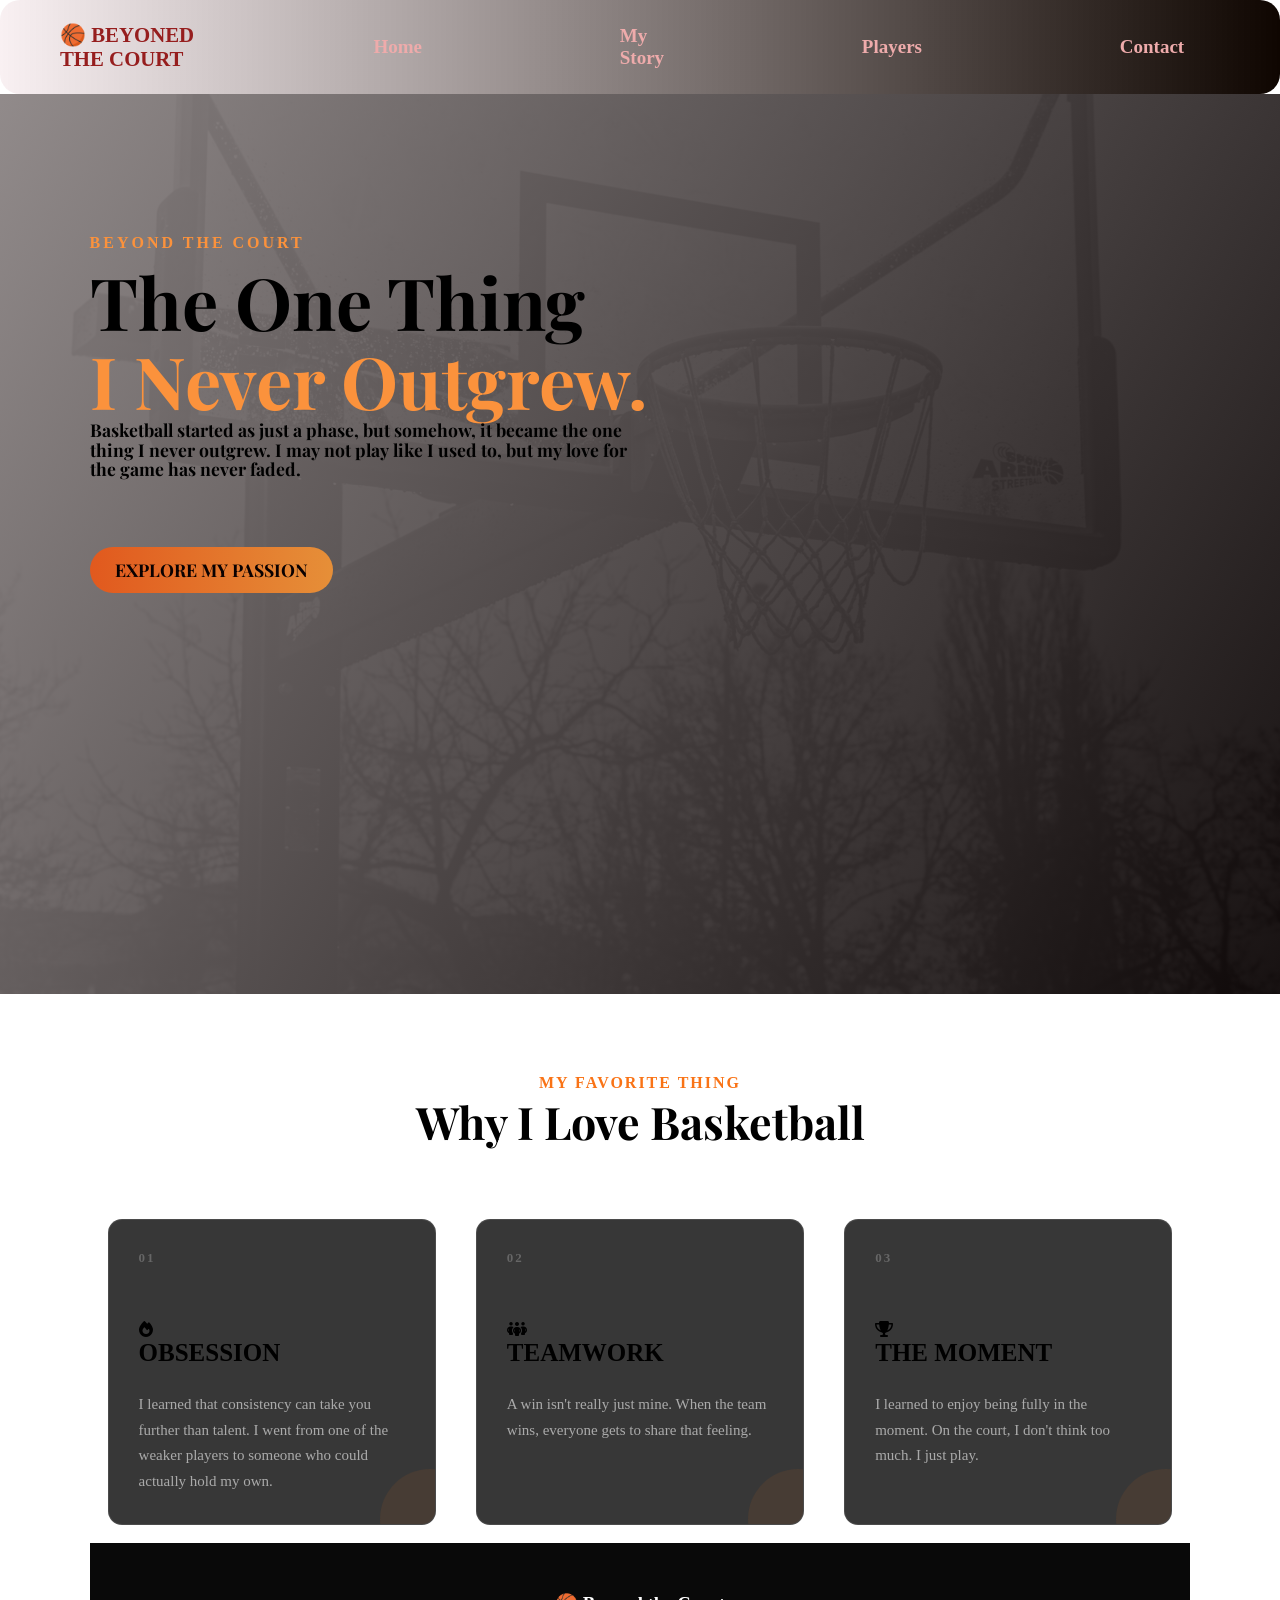
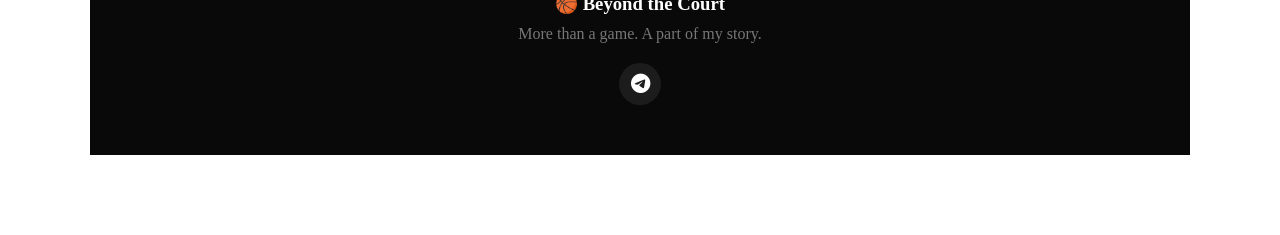
<file: index.html>
<!DOCTYPE html>
<html lang="en">
<head>
    <meta charset="UTF-8">
    <meta name="viewport" content="width=device-width, initial-scale=1.0">
    <title>My love for basketball</title>
 
</head> 
    <!-- Navigation -->
     <header class="navbar">
        <div class="logo"> 
           <!---- <i class="fa-solid fa-basketball"> </i>-->
         🏀 BEYONED THE 
         COURT
        </div>
        <nav>
        <nav>
            <a href="index.html">Home</a>
            <a href="story.html">My Story</a>
            <a href="Players.html">Players</a>
            <a href="contact.html">Contact</a>
        </nav>
    </header>
         <!-- Google Fonts -->
    <link rel="preconnect" href="https://fonts.googleapis.com">
    <link rel="preconnect" href="https://fonts.gstatic.com" crossorigin>

    <link href="https://fonts.googleapis.com/css2?family=Montserrat:wght@400;500;600;700;800&family=Playfair+Display:wght@500;600;700&display=swap" rel="stylesheet">

    <!-- Font Awesome -->
    <link rel="stylesheet"
        href="https://cdnjs.cloudflare.com/ajax/libs/font-awesome/6.5.2/css/all.min.css">
     <link rel="stylesheet" href="style.css">
    </header>
    
<body>





<section class="hero">

        <div class="hero-content">

            <p class="small-title">BEYOND THE COURT</p>

            <h1>
                The One Thing 
            <span>I Never Outgrew.</span>

            <p>
            Basketball started as just a phase, but somehow, it became the one thing I never outgrew. I may not play like I used to, but my love for the game has never faded. 
            </p>

            <a href="#why-basketball" class="hero-button">
                Explore My Passion
            </a>

        </div>

    </section>


    <!-- Why Basketball -->
    <section id="why-basketball" class="section">

        <div class="section-title">
            <p>MY FAVORITE THING</p>
            <h2>Why I Love Basketball</h2>
        </div>


        <!-- Flexbox cards -->
       <section class="hero-cards">

            <article class="hero-card">
         <span class="card-number">01</span>
                <section class="card-icon">
                    <i class="fa-solid fa-fire"></i>
                </section>

                <h3>Obsession</h3>
                 <p> I learned that consistency can take you further than talent. I went from one of the weaker players to someone who could actually hold my own. </p>

              
            </article>


            <article class="hero-card">
<span class="card-number">02</span>
                <div class="card-icon">
                    <i class="fa-solid fa-people-group"></i>
                </div>

                <h3>Teamwork</h3>

                <p> 
             A win isn't really just mine. When the team wins,
                        everyone gets to share that feeling.
                </p>

            </article>


         <article class="hero-card">
<span class="card-number">03</span>
                <div class="card-icon">
                    <i class="fa-solid fa-trophy"></i>
                <h3>The Moment</h3> <p>I  learned to enjoy being fully in the moment. On the court, I don't think too much. I just play.</p>

            </article>

       

     </section>
<!-- Footer -->
    <footer class="footer">

        <h3>🏀 Beyond the Court</h3>

        <p>
            More than a game. A part of my story.
        </p>

        <div class="social-icons">

            
            

            <a href="http://t.me/ruze_s" title="Telegram">
                <i class="fa-brands fa-telegram"></i>
            </a>

        </div>

    </footer>


</body>
</html>
</file>
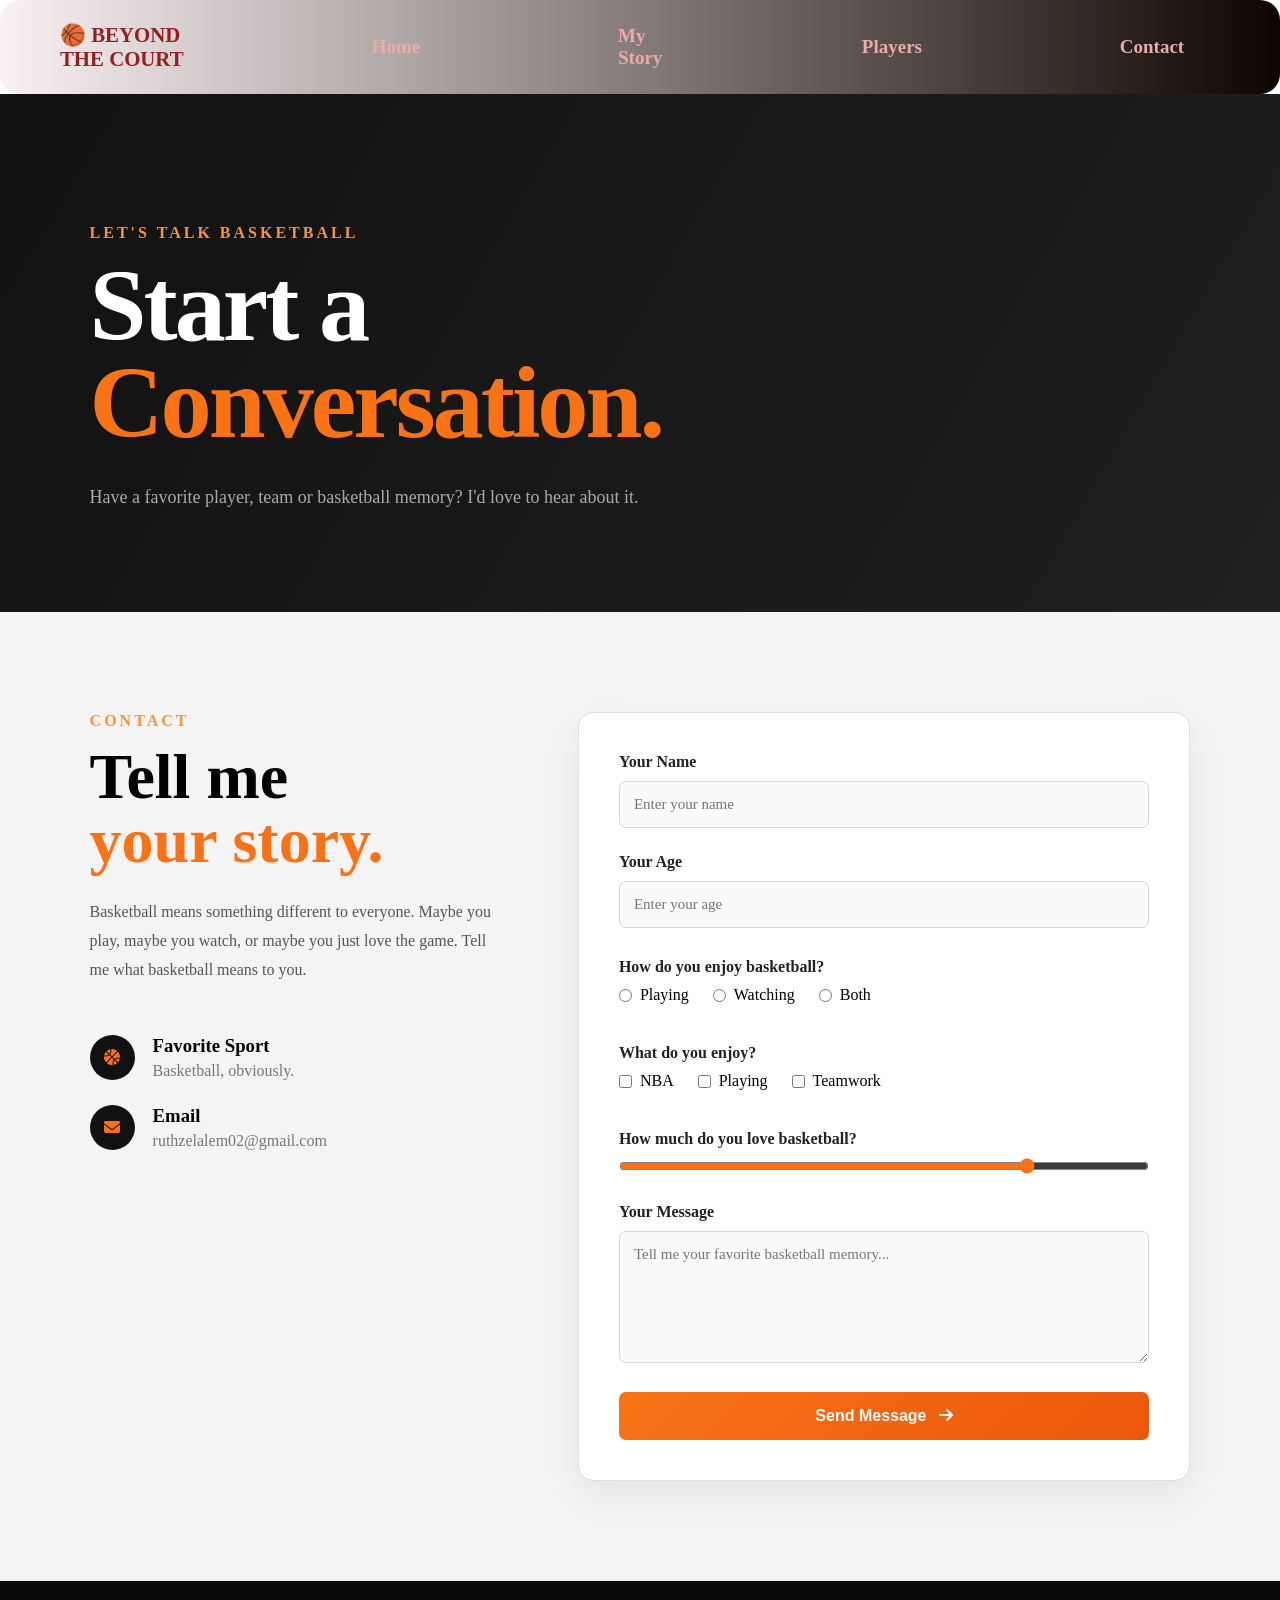
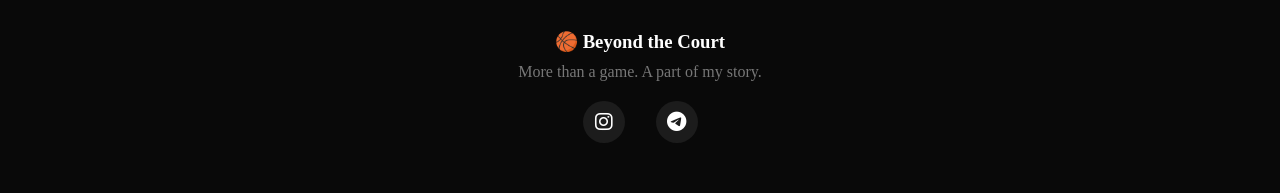
<file: Contact.html>
<!DOCTYPE html>
<html lang="en">

<head>

    <meta charset="UTF-8">
    <meta name="viewport" content="width=device-width, initial-scale=1.0">

    <title>Contact | Beyond the Court</title>

    <link rel="stylesheet" href="style.css">

    <!-- Google Fonts -->
    <link rel="preconnect" href="https://fonts.googleapis.com">
    <link rel="preconnect" href="https://fonts.gstatic.com" crossorigin>

    <link href="https://fonts.googleapis.com/css2?family=Inter:wght@400;500;600;700;800&family=Oswald:wght@400;500;600;700&display=swap"
        rel="stylesheet">

    <!-- Font Awesome -->
    <link rel="stylesheet"
        href="https://cdnjs.cloudflare.com/ajax/libs/font-awesome/6.5.2/css/all.min.css">

</head>

<body>

    <!-- Navigation -->
    <header class="navbar">

        <div class="logo">
            🏀 BEYOND <span> THE </span> COURT
        </div>

        <nav>
            <a href="index.html">Home</a>
            <a href="story.html">My Story</a>
            <a href="Players.html">Players</a>
            <a href="contact.html">Contact</a>
        </nav>

    </header>


    <main>

        <!-- Contact Heading -->
        <section class="contact-hero">

            <p class="small-title">LET'S TALK BASKETBALL</p>

            <h1>
                Start a
                <span>Conversation.</span>
            </h1>

            <p>
                Have a favorite player, team or basketball memory?
                I'd love to hear about it.
            </p>

        </section>


        <!-- Contact Area -->
        <section class="contact-section">

            <div class="contact-intro">

                <p class="small-title">CONTACT</p>

                <h2>
                    Tell me
                    <span>your story.</span>
                </h2>

                <p>
                    Basketball means something different to everyone.
                    Maybe you play, maybe you watch, or maybe you just
                    love the game. Tell me what basketball means to you.
                </p>

                <div class="contact-details">

                    <div class="contact-detail">

                        <i class="fa-solid fa-basketball"></i>

                        <div>
                            <h3>Favorite Sport</h3>
                            <p>Basketball, obviously.</p>
                        </div>

                    </div>


                    <div class="contact-detail">

                        <i class="fa-solid fa-envelope"></i>

                        <div>
                            <h3>Email</h3>
                            <p>ruthzelalem02@gmail.com</p>
                        </div>

                    </div>

                </div>

            </div>


            <!-- Form -->
            <form class="contact-form">

                <div class="form-group">

                    <label for="name">Your Name</label>

                    <input
                        type="text"
                        id="name"
                        name="name"
                        placeholder="Enter your name"
                        required
                    >

                </div>


                <div class="form-group">

                    <label for="age">Your Age</label>

                    <input
                        type="number"
                        id="age"
                        name="age"
                        min="10"
                        max="100"
                        placeholder="Enter your age"
                        required
                    >

                </div>


                <!-- Radio -->
                <fieldset>

                    <legend>How do you enjoy basketball?</legend>

                    <label class="radio-option">

                        <input
                            type="radio"
                            name="basketball-type"
                            value="playing"
                            required
                        >

                        Playing

                    </label>


                    <label class="radio-option">

                        <input
                            type="radio"
                            name="basketball-type"
                            value="watching"
                        >

                        Watching

                    </label>


                    <label class="radio-option">

                        <input
                            type="radio"
                            name="basketball-type"
                            value="both"
                        >

                        Both

                    </label>

                </fieldset>


                <!-- Checkbox -->
                <fieldset>

                    <legend>What do you enjoy?</legend>

                    <label class="check-option">

                        <input
                            type="checkbox"
                            name="interest"
                            value="nba"
                        >

                        NBA

                    </label>


                    <label class="check-option">

                        <input
                            type="checkbox"
                            name="interest"
                            value="playing"
                        >

                        Playing

                    </label>


                    <label class="check-option">

                        <input
                            type="checkbox"
                            name="interest"
                            value="teams"
                        >

                        Teamwork

                    </label>

                </fieldset>


                <!-- Range -->
                <div class="form-group">

                    <label for="satisfaction">
                        How much do you love basketball?
                    </label>

                    <input
                        type="range"
                        id="satisfaction"
                        name="satisfaction"
                        min="1"
                        max="10"
                        value="8"
                    >

                </div>


                <!-- Message -->
                <div class="form-group">

                    <label for="message">Your Message</label>

                    <textarea
                        id="message"
                        name="message"
                        rows="6"
                        placeholder="Tell me your favorite basketball memory..."
                        required
                    ></textarea>

                </div>


                <button type="submit" class="submit-button">

                    Send Message
                    <i class="fa-solid fa-arrow-right"></i>

                </button>

            </form>

        </section>

    </main>
<!-- Footer -->
    <footer class="footer">

        <h3>🏀 Beyond the Court</h3>

        <p>
            More than a game. A part of my story.
        </p>

        <div class="social-icons">

            <a href="#" title="Instagram">
                <i class="fa-brands fa-instagram"></i>
            </a>

            <a href=""http://t.me/ruze_s"" title="Telegram">
                <i class="fa-brands fa-telegram"></i>
            </a>

        </div>

    </footer>



</body>
</html>
</file>
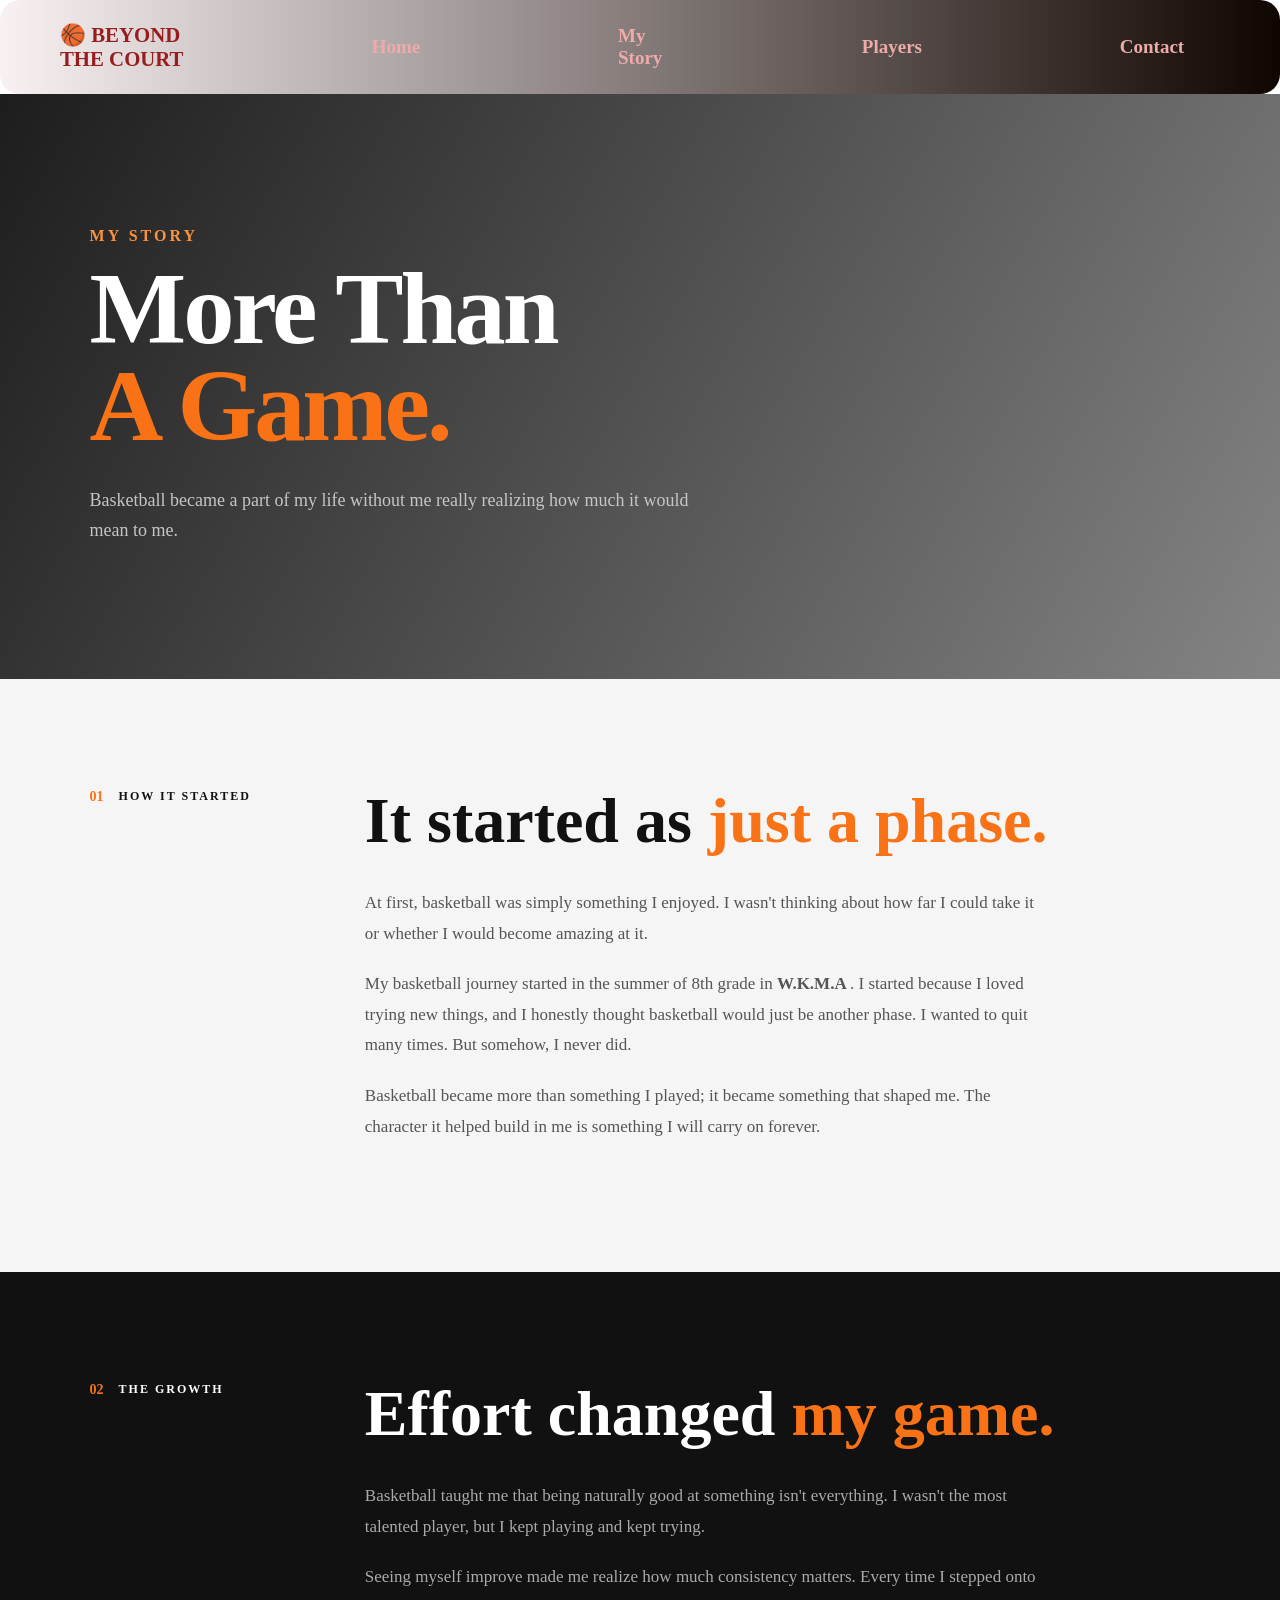
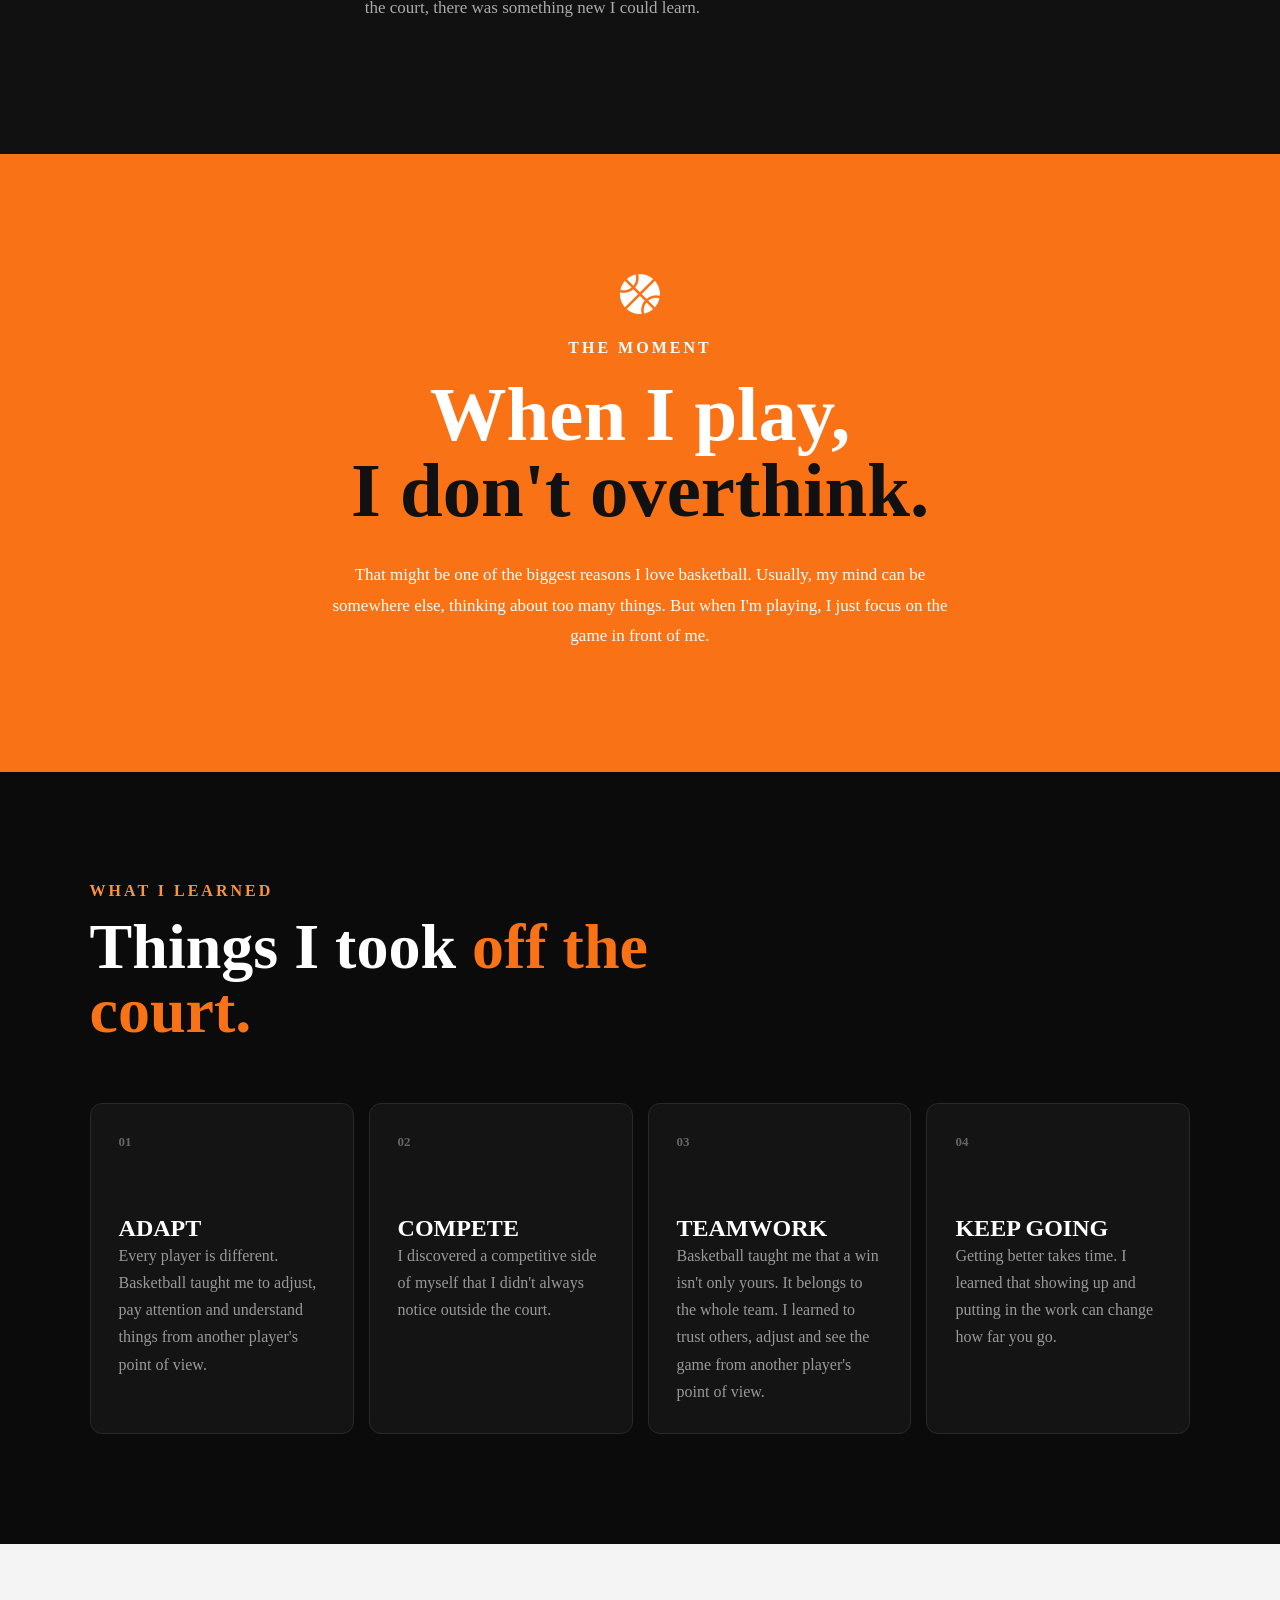
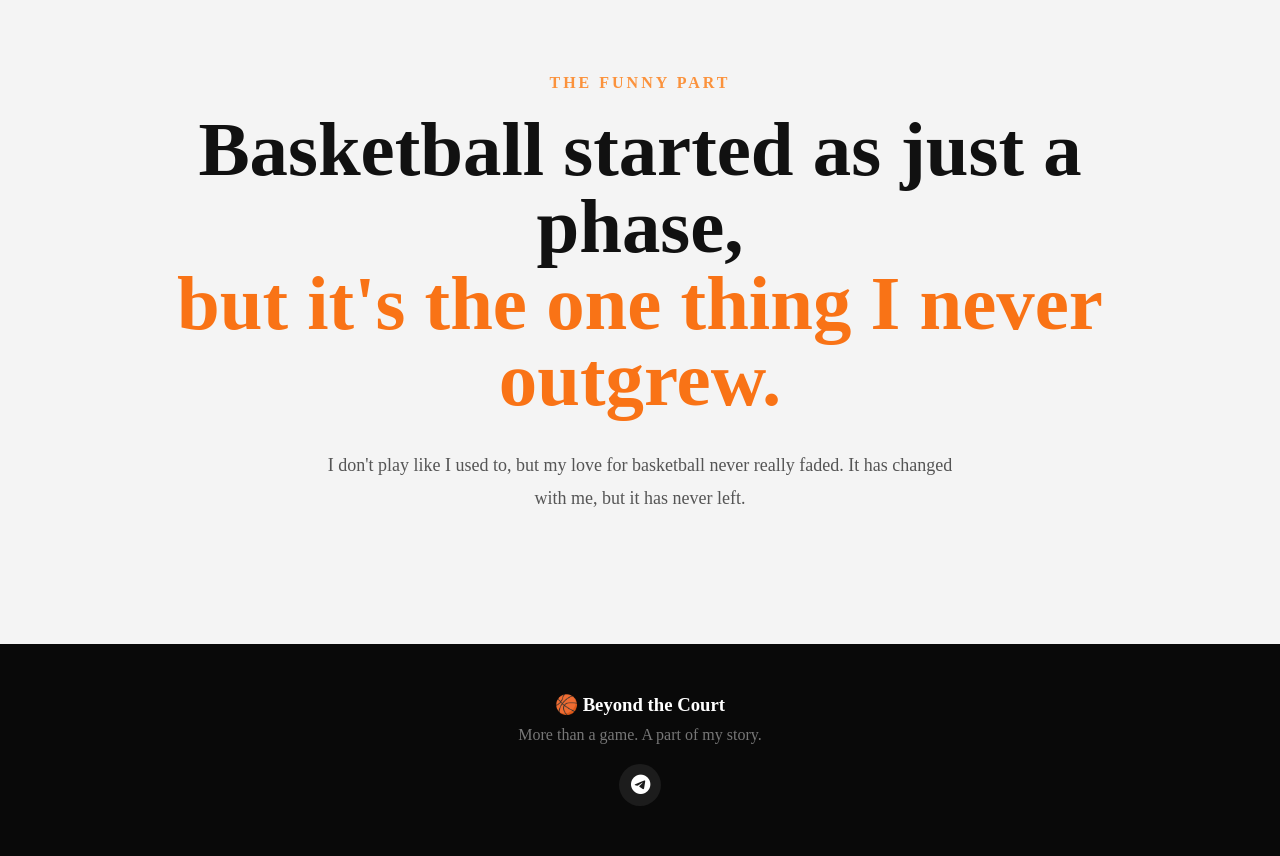
<file: story.html>
<!DOCTYPE html>
<html lang="en">

<head>
    <meta charset="UTF-8">
    <meta name="viewport" content="width=device-width, initial-scale=1.0">

    <title>My Story | Beyond the Court</title>

    <link rel="stylesheet" href="style.css">

    <!-- Google Fonts -->
    <link rel="preconnect" href="https://fonts.googleapis.com">
    <link rel="preconnect" href="https://fonts.gstatic.com" crossorigin>

    <link href="https://fonts.googleapis.com/css2?family=Inter:wght@400;500;600;700;800&family=Oswald:wght@400;500;600;700&display=swap"
        rel="stylesheet">

    <!-- Font Awesome -->
    <link rel="stylesheet"
        href="https://cdnjs.cloudflare.com/ajax/libs/font-awesome/6.5.2/css/all.min.css">
</head>

<body>

    <!-- Navigation -->
    <header class="navbar">

        <div class="logo">
            🏀 BEYOND THE COURT
        </div>


        <nav>
            <a href="index.html">Home</a>
            <a href="story.html">My Story</a>
            <a href="Players.html">Players</a>
            <a href="contact.html">Contact</a>
        </nav>

    </header>


    <!-- Story Hero -->
    <main>

        <section class="story-hero">

            <div class="story-heading">

                <p class="small-title">MY STORY</p>

                <h1>
                    More Than
                    <span>A Game.</span>
                </h1>

                <p>
                    Basketball became a part of my life without me
                    really realizing how much it would mean to me.
                </p>

            </div>

        </section>


        <!-- How It Started -->
        <section class="story-section">

            <div class="story-label">
                <span>01</span>
                <p>HOW IT STARTED</p>
            </div>

            <div class="story-content">

                <h2>
                    It started as
                    <span>just a phase.</span>
                </h2>

                <p>
                    At first, basketball was simply something I enjoyed.
                    I wasn't thinking about how far I could take it or
                    whether I would become amazing at it.
                <p>
  <p> My basketball journey started in the summer of 8th grade 
    in <strong>W.K.M.A </strong>. I started because I loved trying 
    new things, and I honestly thought basketball would just 
    be another phase. I wanted to quit many times. But somehow, I never did. 
    
</p>
<p> 
    Basketball became more than something I played; it became 
    something that shaped me. The character it helped build 
    in me is something I will carry on  forever.
</p>
            </div>

        </section>


        <!-- Growth -->
        <section class="story-section story-dark">

            <div class="story-label">
                <span>02</span>
                <p>THE GROWTH</p>
            </div>

            <div class="story-content">

                <h2>
                    Effort changed
                    <span>my game.</span>
                </h2>

                <p>
                    Basketball taught me that being naturally good at
                    something isn't everything. I wasn't the most talented
                    player, but I kept playing and kept trying.
                </p>

                <p>
                    Seeing myself improve made me realize how much
                    consistency matters. Every time I stepped onto the
                    court, there was something new I could learn.
                </p>

            </div>

        </section>


        <!-- The Moment -->
        <section class="moment-section">

            <div class="moment-box">

                <i class="fa-solid fa-basketball"></i>

                <p class="small-title">THE MOMENT</p>

                <h2>
                    When I play,
                    <span>I don't overthink.</span>
                </h2>

                <p>
                    That might be one of the biggest reasons I love
                    basketball. Usually, my mind can be somewhere else,
                    thinking about too many things. But when I'm playing,
                    I just focus on the game in front of me.
                </p>

            </div>

        </section>


        <!-- What Basketball Taught Me -->
        <section class="lessons-section">

            <div class="lessons-heading">

                <p class="small-title">WHAT I LEARNED</p>

                <h2>
                    Things I took
                    <span>off the court.</span>
                </h2>

            </div>


            <div class="lesson-grid">

                <article class="lesson-card">

                    <span>01</span>

                    <h3>Adapt</h3>

                    <p>
                        Every player is different. Basketball taught me
                        to adjust, pay attention and understand things
                        from another player's point of view.
                    </p>

                </article>


                <article class="lesson-card">

                    <span>02</span>

                    <h3>Compete</h3>

                    <p>
                        I discovered a competitive side of myself that
                        I didn't always notice outside the court.
                    </p>

                </article>


                <article class="lesson-card">

                    <span>03</span>

                    <h3>Teamwork</h3>

                    <p>
                Basketball taught me that a win isn't only
                yours. It belongs to the whole team. I learned
                to trust others, adjust and see the game from
                another player's point of view.
                    </p>

                </article>


                <article class="lesson-card">

                    <span>04</span>

                    <h3>Keep Going</h3>

                    <p>
                        Getting better takes time. I learned that showing
                        up and putting in the work can change how far you go.
                    </p>

                </article>

            </div>

        </section>


        <!-- Never Outgrew -->
        <section class="story-ending">

            <p class="small-title">THE FUNNY PART</p>

            <h2>
                Basketball started as just a phase,
                <span>but it's the one thing I never outgrew.</span>
            </h2>

            <p>
                I don't play like I used to, but my love for basketball
                never really faded. It has changed with me, but it has
                never left.
            </p>

        </section>

    </main>


    <!-- Footer -->
    <footer class="footer">

        <h3>🏀 Beyond the Court</h3>

        <p>
            More than a game. A part of my story.
        </p>

        <div class="social-icons">

    

            <a href="http://t.me/ruze_s" title="Telegram">
                <i class="fa-brands fa-telegram"></i>
            </a>

        </div>

    </footer>

</body>
</html>
</file>
<file: style.css>
*{ box-sizing:border-box;
    margin:0;
    padding:0;
}
html{scroll-behavior: smooth;
html,
body {
    width: 100%;
}

body {
    min-height: 100vh;
    display: flex;
    flex-direction: column;
    overflow-x: hidden;
}

main {
    flex: 1;
}}
body

/* Navigation bar */
.navbar {
    display: flex;
    justify-content:column;
    align-items: center;

    padding: 20px 60px;
min-height:20px ;
border-radius: 20px;
    background: linear-gradient(to right, #be627618, #0f0601);

    position: sticky;
    top: 0;
    z-index: 1000;
}

/* Logo */
.logo {
    color: white;
    font-size: 22px;
    font-weight: bold;
    float:right;
    color: rgb(150, 30, 30);
  font-size: 1.3rem;
    font-weight: 700;
    text-transform:uppercase 
}
.logo i { color: #000000;
    margin-right: 6px;
}
/* Navigation links */
.navbar nav {
    display:contents;
    flex-direction: row;
    justify-content: space-between;
    align-items: center;

}

/* Individual links */
.navbar a {
    color: white;
    text-decoration: none;

    font-size: 19px;
    font-weight: 600;
  margin-right :1.3rem;;
    padding: 5px 15px;

    border-radius: 8px;

    transition: all 0.3s ease;
}

/* Hover effect */
.navbar a:hover {
    background-color: #cb783e;
    color: white;
    transform: translateY(-2px);
}

.navbar a { 
   

    margin-top: 27;
    margin-left: 84px;
    padding-left:78px;
    justify-content:center;
    align-items: center;
    color: rgb(29, 28, 28);
   scroll-padding-right: 20px;
   text-decoration:none;
    font-weight: 900;
    font-size: 19px;}
    

/* Link pseudo-classes */
.navbar a:link {
    color: rgb(238, 171, 171);
}

.navbar a:visited {
    color: rgb(169, 50, 50);
}

.navbar a:hover {
    color: #382b1b;
}

.navbar a:active {
    color: white;
}


/* Pseudo-element */
.navbar nav a::after {
    content: "";
    position:relative;

    left: 0;
    bottom: -5px;

    width: 0;
    height: 2px;

    /*background-color: rgb(169, 38, 38);*/

    transition: width 0.3s ease;
}

.navbar nav a:hover::after {
    width: 100%;
}
   /*========================================================
   HERO SECTION
   =========================================================  */
 .hero {
    width: 100%;
    min-height: 100vh;
    padding: 140px 7% 80px;
    box-sizing: border-box;

    background:
        linear-gradient(
            120deg,
            rgba(142, 135, 135, 0.95),
            rgba(14, 8, 8, 0.95)
        ),
        url("Images/hero.jpg");

    background-repeat: no-repeat;
    background-size: cover;
    background-position: center;
}

.small-title {
    color: #fb923c;
    font-weight: 800;
    letter-spacing: 3px;
    text-transform: uppercase;
    margin-bottom: 10px;
}

.hero h1 {
    font-family: "Playfair Display", serif;
    font-size: 4.5rem;
    line-height: 1.1;
    margin-bottom: 25px;
}

.hero h1 span {
    display:block;
    color: #fb923c;
}

.hero p:not(.small-title) {
    font-size: 1.1rem;
    max-width: 550px;
    margin-bottom: 30px;
}

.hero-button {
    display:inline-block;
    padding: 13px 25px;

    background: linear-gradient(to right, #e1591e, rgb(230, 143, 56));
    color: rgb(10, 1, 1);
    text-decoration:rgb(12, 4, 8);
    font-size: 1.10rem;

    text-transform: uppercase;

    border-radius: 30px;

    transition:
        transform 0.4s ease,
        box-shadow 0.5s ease;
}

.hero-button:hover {
    transform: translateY(-4px) scale(1.03);
    box-shadow: 0 1px 2px rgba(206, 199, 199, 0.2);
}
/*=========================================================
   GENERAL SECTIONS
========================================================= */

.section {
    padding: 80px 7%;
}

.section-title {
    text-align: center;
    margin-bottom: 50px;;
}

.section-title p {
    color: #f97316;
    font-weight: 800;
    text-transform: uppercase;
    letter-spacing: 2px;
}

.section-title h2 {
    font-family: "Playfair Display", serif;
    font-size: 2.8rem;

}

/* =========================
   HERO CARDS
========================= */

.hero-cards {
 display: flex;
 flex-direction: row;
 flex-wrap: wrap;

justify-content: center;

gap:40px;

width: 100%;
 max-width:1200px;

 margin: 0 auto;

padding:18px;

box-sizing: border-box;

}


.hero-card {
    position: relative;

    flex:1 1  300px;

    min-height: 270px;

    padding: 30px;

    background: rgba(20, 20, 20, 0.85);

    border: 1px solid rgba(255, 255, 255, 0.1);

    border-radius: 14px;

    box-sizing: border-box;

    overflow: hidden;

    transition:
        transform 0.35s ease,
        border-color 0.35s ease,
        background 0.35s ease;
}


.hero-card::before {
    content: "";

    position: absolute;

    width: 100px;
    height: 100px;

    right: -45px;
    bottom: -45px;

    border-radius: 50%;

    background: #f97316;

    opacity: 0.08;
}


.hero-card:hover {
    transform: translateY(-10px);

    border-color: #f97316;

    background: rgba(28, 28, 28, 0.95);
}


.card-number {
    display: block;

    color: #666;

    font-size: 13px;
    font-weight: bold;

    letter-spacing: 2px;

    margin-bottom: 55px;
}


.hero-card h3 {
    font-size: 25px;

    margin-bottom: 25px;

    text-transform: uppercase;
}


.hero-card p {
    color: #aaa;

    font-size: 15px;

    line-height: 1.7;

    margin: 0;
}
 


/* =========================
   RESPONSIVE DESIGN
========================= */


/* Tablet */

@media screen and (max-width: 1024px) {

    .hero {
        padding-top: 120px;
    }

    .hero h1 {
        font-size: 5rem;
    }

    .hero-cards {
        flex-wrap: wrap;
    }

    .hero-card {
        flex: 1 1 45%;
    }

}


/* Mobile */

@media screen and (max-width: 600px) {

    .hero {
        padding: 100px 6% 60px;
    }

    .hero h1 {
        font-size: 3.5rem;

        letter-spacing: -2px;
    }

    .hero-text {
        font-size: 16px;
    }

    .hero-cards {
        flex-direction: column;

        gap: 15px;
    }

    .hero-card {
        min-height: 230px;
    }

    .card-number {
        margin-bottom: 35px;
    }

    .never-outgrew {
        padding: 80px 6%;
    }


}

.footer{width: 100%;
    padding: 40px 7%;
    box-sizing: border-box;

    background: #090909;
    color: white;

    text-align: center;
}
/* =========================================
   MY STORY PAGE
========================================= */

.story-hero {
    min-height: 65vh;

    display: flex;
    align-items: center;

    padding: 100px 7%;

    background:
        linear-gradient(
            120deg,
            rgba(10, 10, 10, 0.92),
            rgba(10, 10, 10, 0.5)
        );
    background-repeat: no-repeat;
    background-size: cover;
    background-position: center;

    color: white;
}


.story-heading {
    max-width: 850px;
}


.story-heading h1 {
    font-size: clamp(3.5rem, 8vw, 7rem);

    line-height: 0.95;

    margin: 15px 0 30px;

    letter-spacing: -3px;
}


.story-heading h1 span {
    display: block;
    color: #f97316;
}


.story-heading > p:last-child {
    max-width: 600px;

    color: #c5c5c5;

    font-size: 18px;
    line-height: 1.7;
}


/* Story sections */

.story-section {
    display: grid;

    grid-template-columns: 25% 75%;

    padding: 110px 7%;

    background: #f5f5f5;

    color: #111;
}


.story-dark {
    background: #111;

    color: white;
}


.story-label {
    display: flex;

    gap: 15px;

    align-items: flex-start;
}


.story-label span {
    color: #f97316;

    font-size: 14px;
    font-weight: bold;
}


.story-label p {
    font-size: 12px;
    font-weight: bold;

    letter-spacing: 2px;
}


.story-content {
    max-width: 750px;
}


.story-content h2 {
    font-size: clamp(2.5rem, 5vw, 4.5rem);

    line-height: 1;

    margin: 0 0 35px;
}


.story-content h2 span {
    color: #f97316;
}


.story-content p {
    max-width: 680px;

    font-size: 17px;

    line-height: 1.8;

    margin-bottom: 20px;
}


.story-section:not(.story-dark) .story-content p {
    color: #555;
}


.story-dark .story-content p {
    color: #aaa;
}


/* =========================================
   THE MOMENT
========================================= */

.moment-section {
    padding: 120px 7%;

    background: #f97316;
}


.moment-box {
    max-width: 800px;

    margin: auto;

    text-align: center;

    color: white;
}


.moment-box i {
    font-size: 40px;

    margin-bottom: 25px;
}


.moment-box .small-title {
    color: white;
}


.moment-box h2 {
    font-size: clamp(2.5rem, 6vw, 5rem);

    line-height: 1;

    margin: 20px 0 30px;
}


.moment-box h2 span {
    display: block;

    color: #111;
}


.moment-box > p:last-child {
    max-width: 650px;

    margin: auto;

    font-size: 17px;

    line-height: 1.8;
}


/* =========================================
   LESSONS
========================================= */

.lessons-section {
    padding: 110px 7%;

    background: #0b0b0b;

    color: white;
}


.lessons-heading {
    max-width: 700px;

    margin-bottom: 60px;
}


.lessons-heading h2 {
    font-size: clamp(2.5rem, 5vw, 4.5rem);

    line-height: 1;

    margin-top: 15px;
}


.lessons-heading h2 span {
    color: #f97316;
}


.lesson-grid {
    display: grid;

    grid-template-columns: repeat(4, 1fr);

    gap: 15px;
}


.lesson-card {
    min-height: 270px;

    padding: 28px;

    border: 1px solid #292929;

    border-radius: 12px;

    background: #141414;

    transition: 0.3s ease;
}


.lesson-card:hover {
    transform: translateY(-8px);

    border-color: #f97316;
}


.lesson-card > span {
    color: #666;

    font-size: 13px;
    font-weight: bold;
}


.lesson-card h3 {
    margin-top: 65px;

    font-size: 24px;

    text-transform: uppercase;
}


.lesson-card p {
    color: #999;

    line-height: 1.7;
}


/* =========================================
   STORY ENDING
========================================= */

.story-ending {
    padding: 130px 7%;

    background: #f4f4f4;

    color: #111;

    text-align: center;
}


.story-ending h2 {
    max-width: 1000px;

    margin: 20px auto 30px;

    font-size: clamp(2.5rem, 6vw, 5.5rem);

    line-height: 1;
}


.story-ending h2 span {
    display: block;

    color: #f97316;
}


.story-ending > p:last-child {
    max-width: 650px;

    margin: auto;

    color: #555;

    font-size: 18px;

    line-height: 1.8;
}


/* =========================================
   CONTACT PAGE
========================================= */

.contact-hero {
    padding: 130px 7% 100px;

    background:
        linear-gradient(
            120deg,
            #111,
            #202020
        );

    color: white;
}


.contact-hero h1 {
    max-width: 850px;

    font-size: clamp(3.5rem, 8vw, 7rem);

    line-height: 0.95;

    margin: 15px 0 30px;

    letter-spacing: -3px;
}


.contact-hero h1 span {
    display: block;

    color: #f97316;
}


.contact-hero > p:last-child {
    max-width: 550px;

    color: #aaa;

    font-size: 18px;

    line-height: 1.7;
}


/* Contact layout */

.contact-section {
    display: grid;

    grid-template-columns: 0.8fr 1.2fr;

    gap: 80px;

    padding: 100px 7%;

    background: #f4f4f4;
}


.contact-intro h2 {
    font-size: clamp(2.5rem, 5vw, 4rem);

    line-height: 1;

    margin: 15px 0 25px;
}


.contact-intro h2 span {
    display: block;

    color: #f97316;
}


.contact-intro > p:not(.small-title) {
    max-width: 500px;

    color: #555;

    line-height: 1.8;
}


/* Contact details */

.contact-details {
    margin-top: 50px;
}


.contact-detail {
    display: flex;

    align-items: center;

    gap: 18px;

    margin-bottom: 25px;
}


.contact-detail i {
    display: flex;

    justify-content: center;
    align-items: center;

    width: 45px;
    height: 45px;

    background: #111;

    color: #f97316;

    border-radius: 50%;
}


.contact-detail h3 {
    margin: 0 0 5px;
}


.contact-detail p {
    margin: 0;

    color: #777;
}


/* Form */

.contact-form {
    padding: 40px;

    background: white;

    border: 1px solid #ddd;

    border-radius: 15px;

    box-sizing: border-box;

    box-shadow: 0 15px 40px rgba(0, 0, 0, 0.06);
}


.form-group {
    margin-bottom: 25px;
}


.form-group label,
fieldset legend {
    display: block;

    margin-bottom: 10px;

    font-weight: 700;

    color: #222;
}


input[type="text"],
input[type="number"],
textarea {
    width: 100%;

    padding: 14px;

    border: 1px solid #d5d5d5;

    border-radius: 7px;

    background: #fafafa;

    font-family: inherit;

    font-size: 15px;

    box-sizing: border-box;

    outline: none;

    transition: 0.3s ease;
}


input[type="text"]:focus,
input[type="number"]:focus,
textarea:focus {
    border-color: #f97316;

    background: white;

    box-shadow: 0 0 0 3px rgba(249, 115, 22, 0.1);
}


textarea {
    resize: vertical;
}


fieldset {
    border: none;

    padding: 0;

    margin: 30px 0;
}


fieldset legend {
    padding: 0;
}


.radio-option,
.check-option {
    display: inline-flex;

    align-items: center;

    gap: 8px;

    margin-right: 20px;

    margin-bottom: 10px;

    cursor: pointer;
}


.radio-option input,
.check-option input {
    accent-color: #f97316;
}


/* Range */

input[type="range"] {
    width: 100%;

    accent-color: #f97316;

    cursor: pointer;
}


/* Submit button */

.submit-button {
    width: 100%;

    padding: 15px;

    border: none;

    border-radius: 7px;

    background: linear-gradient(
        135deg,
        #f97316,
        #ea580c
    );

    color: white;

    font-size: 16px;

    font-weight: 700;

    cursor: pointer;

    transition: 0.3s ease;
}


.submit-button:hover {
    transform: translateY(-3px);

    box-shadow: 0 10px 25px rgba(249, 115, 22, 0.25);
}


.submit-button i {
    margin-left: 8px;

    transition: 0.3s ease;
}


.submit-button:hover i {
    transform: translateX(5px);
}


/* =========================================
   FOOTER
========================================= */

.footer {
    padding: 50px 7%;

    background: #090909;

    color: white;

    text-align: center;
}


.footer h3 {
    margin-bottom: 10px;
}


.footer p {
    color: #777;
}


.social-icons {
    margin-top: 20px;
}


.social-icons a {
    color: white;

    margin: 0 8px;

    font-size: 20px;

    transition: 0.3s ease;
}


.social-icons a:hover {
    color: #f97316;
}


/* =========================================
   STORY + CONTACT RESPONSIVE
========================================= */

@media screen and (max-width: 1024px) {

    .story-section {
        grid-template-columns: 1fr;

        gap: 40px;
    }

    .lesson-grid {
        grid-template-columns: repeat(2, 1fr);
    }

    .contact-section {
        grid-template-columns: 1fr;

        gap: 50px;
    }

}


@media screen and (max-width: 600px) {

    .story-hero {
        min-height: 55vh;

        padding: 90px 6%;
    }

    .story-heading h1,
    .contact-hero h1 {
        font-size: 3.5rem;

        letter-spacing: -2px;
    }

    .story-section {
        padding: 80px 6%;
    }

    .moment-section {
        padding: 80px 6%;
    }

    .lessons-section {
        padding: 80px 6%;
    }

    .lesson-grid {
        grid-template-columns: 1fr;
    }

    .story-ending {
        padding: 90px 6%;
    }

    .contact-hero {
        padding: 90px 6%;
    }

    .contact-section {
        padding: 70px 6%;
    }

    .contact-form {
        padding: 25px;
    }

    .radio-option,
    .check-option {
        display: flex;
    }

}/* =========================================
   GALLERY HERO
========================================= */

.gallery-hero {
    min-height: 65vh;

    display: flex;
    align-items: center;

    padding: 100px 7%;

    background:
        linear-gradient(
            120deg,
            rgba(10, 10, 10, 0.94),
            rgba(10, 10, 10, 0.55)
        ),
        url("Images/gallery-bg.jpg");

    background-repeat: no-repeat;
    background-size: cover;
    background-position: center;

    color: white;
}


.gallery-hero > div {
    max-width: 800px;
}


.gallery-hero h1 {
    font-family: "Playfair Display", serif;

    font-size: clamp(3.5rem, 8vw, 7rem);

    line-height: 0.95;

    margin: 15px 0 30px;

    letter-spacing: -3px;
}


.gallery-hero h1 span {
    display: block;

    color: #f97316;
}


.gallery-hero > div > p:last-child {
    max-width: 600px;

    color: #bdbdbd;

    font-size: 18px;

    line-height: 1.8;
}


/* 
   PLAYER GALLERY
 */

.gallery-section {
    padding: 100px 7%;

    background: #0b0b0b;

    color: white;
}


.gallery-section .section-title {
    text-align: left;

    max-width: 600px;

    margin-bottom: 50px;
}


.gallery-section .section-title p {
    color: #f97316;

    font-weight: 800;

    letter-spacing: 2px;
}


.gallery-section .section-title h2 {
    font-family: "Playfair Display", serif;

    font-size: 3.5rem;

    margin-top: 10px;
}


/* Grid */

.player-grid {
    display: grid;

    grid-template-columns:
        repeat(2, 1fr);

    gap: 25px;

    max-width: 1200px;

    margin: auto;
}


/* \
   PLAYER CARD
 */

.player-card {
    background: #151515;

    border: 1px solid #292929;

    border-radius: 14px;

    overflow: hidden;

    transition:
        transform 0.35s ease,
        border-color 0.35s ease;

}


.player-card:hover {
    transform: translateY(-8px);

    border-color: #f97316;
}


/* Image */

.player-image {
    position: relative;

    height: 390px;

    overflow: hidden;
}


.player-image img {
    width: 100%;

    height: 100%;

    object-fit: cover;

    display: block;

    transition: transform 0.5s ease;
}


.player-card:hover .player-image img {
    transform: scale(1.05);
}


/* Number */

.player-number {
    position: absolute;

    top: 20px;
    right: 20px;

    display: flex;

    align-items: center;
    justify-content: center;

    width: 45px;
    height: 45px;

    border-radius: 50%;

    background: #f97316;

    color: white;

    font-weight: 800;

    z-index: 2;
}


/* Information */

.player-info {
    padding: 28px;
}


.player-role {
    color: #f97316;

    font-size: 11px;

    font-weight: 800;

    letter-spacing: 2px;

    margin-bottom: 8px;
}


.player-info h3 {
    font-family: "Playfair Display", serif;

    font-size: 30px;

    margin-bottom: 12px;
}


.player-info p:last-child {
    color: #999;

    line-height: 1.7;

    margin: 0;
}


/* 
   FEATURED CARD
*/

.featured-player {
    min-height: 300px;

    display: flex;

    align-items: center;

    justify-content: center;

    background:
        linear-gradient(
            135deg,
            #f97316,
            #c2410c
        );

    border: none;

    text-align: center;
}


.featured-player:hover {
    border: none;

    transform: translateY(-8px);
}


.featured-content {
    max-width: 400px;

    padding: 40px;
}


.featured-icon {
    display: block;

    font-size: 45px;

    margin-bottom: 20px;
}


.featured-player .player-role {
    color: #111;
}


.featured-player h3 {
    font-family: "Playfair Display", serif;

    font-size: 35px;

    margin-bottom: 15px;
}


.featured-player p:not(.player-role) {
    line-height: 1.7;

    margin-bottom: 25px;
}


.featured-player a {
    display: inline-block;

    padding: 12px 20px;

    background: #111;

    color: white;

    text-decoration: none;

    border-radius: 25px;

    transition: 0.3s ease;
}


.featured-player a:hover {
    transform: translateX(5px);
}


/* 
   QUOTE
 */

.gallery-quote {
    padding: 100px 7%;

    background: #f4f4f4;

    color: #111;

    text-align: center;
}


.gallery-quote p {
    max-width: 800px;

    margin: auto;

    font-family: "Playfair Display", serif;

    font-size: clamp(2rem, 4vw, 3.5rem);

    line-height: 1.2;
}


/* 
   SOCIAL ICONS
 */

.social-icons {
    display: flex;

    justify-content: center;

    gap: 15px;

    margin-top: 20px;
}


.social-icons a {
    display: flex;

    align-items: center;
    justify-content: center;

    width: 42px;
    height: 42px;

    border-radius: 50%;

    background: #1c1c1c;

    color: white;

    text-decoration: none;

    font-size: 20px;

    transition:
        transform 0.3s ease,
        background 0.3s ease;
}


.social-icons a:hover {
    background: #f97316;

    transform: translateY(-4px);
}


/* 
   GALLERY RESPONSIVE
 */

@media screen and (max-width: 1024px) {

    .player-grid {
        grid-template-columns: 1fr 1fr;
    }

}


@media screen and (max-width: 600px) {

    .gallery-hero {
        min-height: 55vh;

        padding: 90px 6%;
    }


    .gallery-hero h1 {
        font-size: 3.5rem;

        letter-spacing: -2px;
    }


    .gallery-section {
        padding: 80px 6%;
    }


    .gallery-section .section-title h2 {
        font-size: 2.7rem;
    }


    .player-grid {
        grid-template-columns: 1fr;
    }


    .player-image {
        height: 350px;
    }


    .gallery-quote {
        padding: 80px 6%;
    }

}/* 
   PLAYER TABLE
*/

.player-table-section {
    padding: 90px 7%;
    background: #111;
    color: white;
}

.player-table-section .section-title {
    margin-bottom: 40px;
}

.table-container {
    width: 100%;
    max-width: 1100px;
    margin: auto;
    overflow-x: auto;
}

table {
    width: 100%;
    border-collapse: collapse;
    background: #181818;
    border: 1px solid #333;
}

th,
td {
    padding: 18px 20px;
    text-align: left;
    border-bottom: 1px solid #333;
}

th {
    background: #f97316;
    color: #111;
    text-transform: uppercase;
    letter-spacing: 1px;
    font-size: 13px;
}

td {
    color: #ccc;
    line-height: 1.5;
}

tbody tr {
    transition: background 0.3s ease;
}

tbody tr:hover {
    background: #242424;
}

tbody tr:last-child td {
    border-bottom: none;
}

/* Mobile table */

@media screen and (max-width: 600px) {

    .player-table-section {
        padding: 70px 6%;
    }

    th,
    td {
        padding: 14px 12px;
        font-size: 14px;
    }

}
</file>
